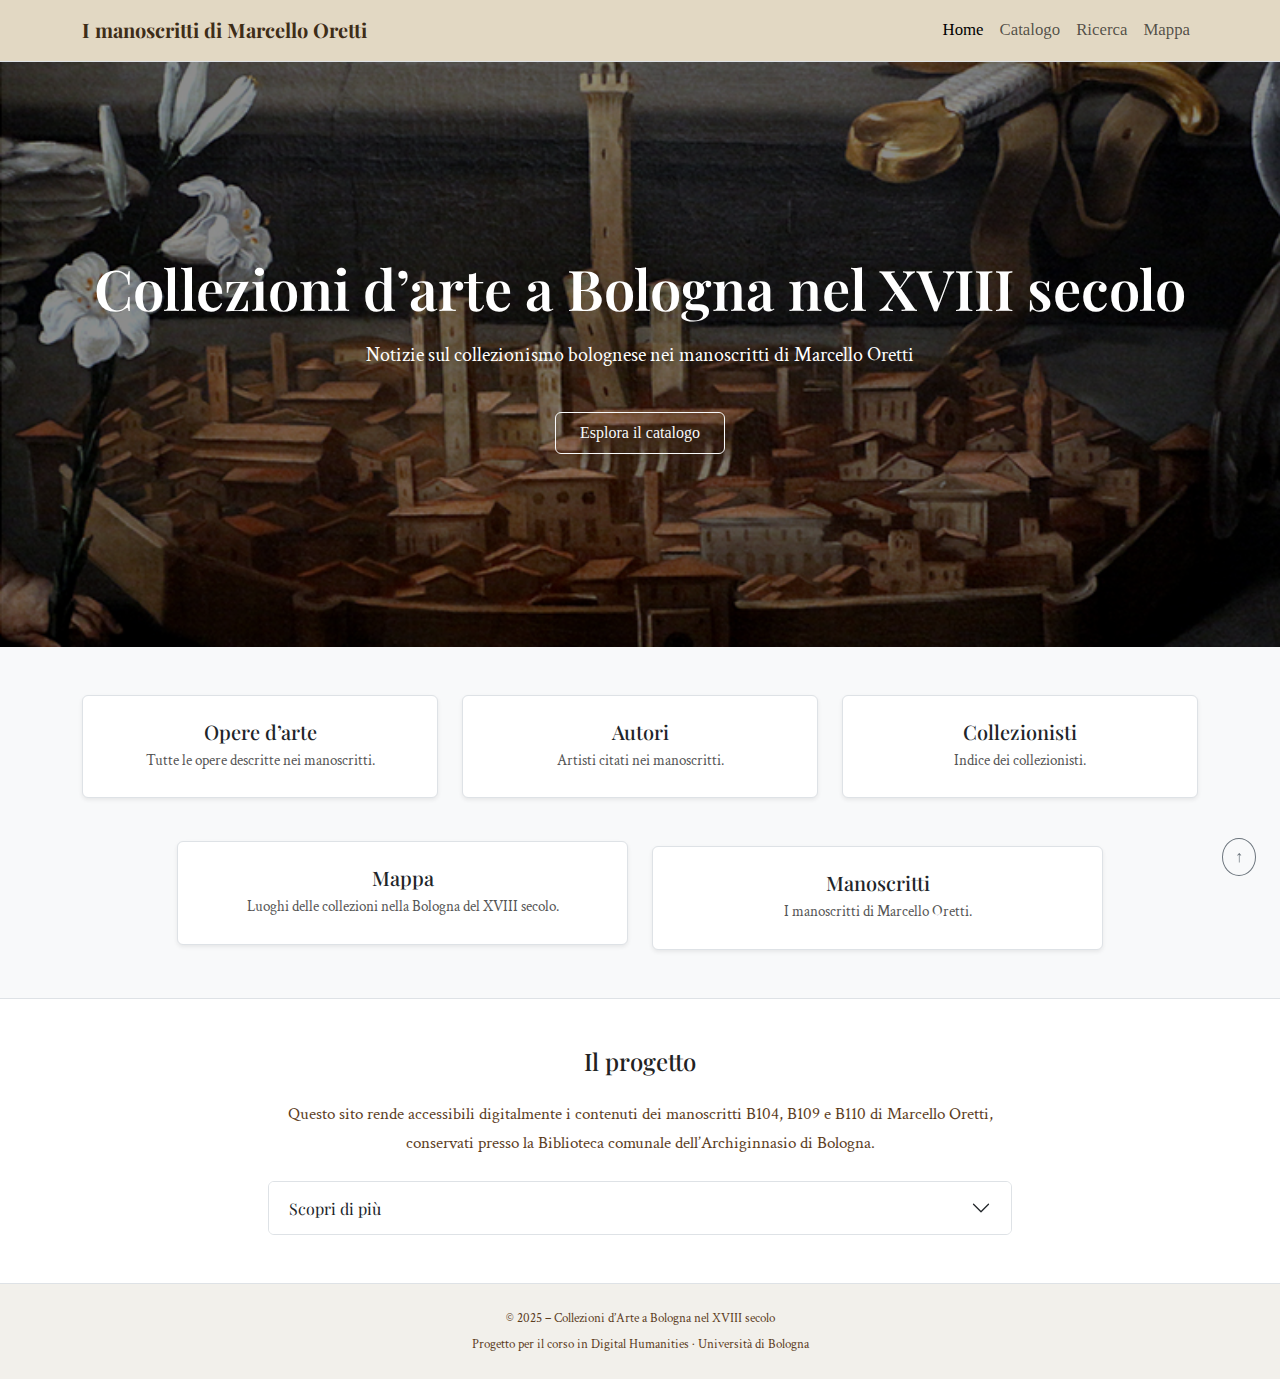
<file: index.html>
<!DOCTYPE html>
<html lang="it" data-theme="classico">
<head>
  <meta charset="UTF-8">
  <title>Marcello Oretti – Collezioni d’Arte a Bologna</title>
  <meta name="viewport" content="width=device-width, initial-scale=1">
  <meta name="description" content="Catalogo digitale dei manoscritti di Marcello Oretti: opere, autori, collezionisti e luoghi dell’arte a Bologna nel XVIII secolo.">

  <!-- Bootstrap CSS -->
  <link href="https://cdn.jsdelivr.net/npm/bootstrap@5.3.0/dist/css/bootstrap.min.css" rel="stylesheet">

  <!-- Google Fonts -->
  <link rel="preconnect" href="https://fonts.googleapis.com">
  <link href="https://fonts.googleapis.com/css2?family=Crimson+Text:ital,wght@0,400;0,700;1,400&family=Playfair+Display:wght@400;600;700&display=swap" rel="stylesheet">

  <!-- CSS Personalizzato -->
  <link rel="stylesheet" href="css/style-index.css">

  <style>
    body {
      background-color: #f8f1e4;
      color: #222;
      font-family: 'Georgia', serif;
    }

    h1, h2, h3, .navbar-brand {
      font-family: 'Playfair Display', serif;
      color: #3e2d18;
    }

    p, .lead {
      font-family: 'Crimson Text', serif;
      color: #5c3d1e;
    }

    .navbar {
      background-color: #e2d8c3;
    }

    .btn-outline-light:hover {
      background-color: #fff;
      color: #3e2d18;
      border-color: #fff;
    }

    .hero-banner-ampio {
     background: url('../images/banner-oretti.jpg') center/cover no-repeat;
      min-height: 65vh;
      position: relative;
      color: white;
    }

    .hero-banner-ampio .hero-overlay {
      position: absolute;
      inset: 0;
      background: rgba(0, 0, 0, 0.45);
      z-index: 0;
    }

    .hero-banner-ampio .container {
      position: relative;
      z-index: 1;
    }

    footer {
      background-color: #f2f0eb;
      color: #333;
    }
  </style>
</head>
<body id="top">

<nav class="navbar navbar-expand-lg navbar-light border-bottom">
  <div class="container">
    <a class="navbar-brand fw-bold" href="index.html">I manoscritti di Marcello Oretti</a>
    <button class="navbar-toggler" type="button" data-bs-toggle="collapse" data-bs-target="#navbarNav">
      <span class="navbar-toggler-icon"></span>
    </button>
    <div class="collapse navbar-collapse justify-content-end" id="navbarNav">
      <ul class="navbar-nav">
        <li class="nav-item"><a class="nav-link active" href="index.html">Home</a></li>
        <li class="nav-item"><a class="nav-link" href="catalog.html">Catalogo</a></li>
        <li class="nav-item"><a class="nav-link" href="browse.html">Ricerca</a></li>
        <li class="nav-item"><a class="nav-link" href="map.html">Mappa</a></li>
      </ul>
    </div>
  </div>
</nav>

<section class="hero-banner-ampio text-white text-center d-flex align-items-center">
  <div class="hero-overlay"></div>
  <div class="container py-5">
    <h1 class="display-4 fw-semibold">Collezioni d’arte a Bologna nel XVIII secolo</h1>
    <p class="lead mt-3">Notizie sul collezionismo bolognese nei manoscritti di Marcello Oretti</p>
    <a href="catalog.html" class="btn btn-outline-light mt-4 px-4 py-2">Esplora il catalogo</a>
  </div>
</section>

<section class="py-5 bg-light">
  <div class="container">
    <div class="row gy-4 text-center">
      <div class="col-sm-6 col-lg-4">
        <div class="p-4 border rounded bg-white h-100 shadow-sm">
          <h2 class="h5 mb-1"><a class="stretched-link text-dark text-decoration-none" href="opere.html">Opere d’arte</a></h2>
          <p class="small mb-0">Tutte le opere descritte nei manoscritti.</p>
        </div>
      </div>
      <div class="col-sm-6 col-lg-4">
        <div class="p-4 border rounded bg-white h-100 shadow-sm">
          <h2 class="h5 mb-1"><a class="stretched-link text-dark text-decoration-none" href="autori.html">Autori</a></h2>
          <p class="small mb-0">Artisti citati nei manoscritti.</p>
        </div>
      </div>
      <div class="col-sm-6 col-lg-4">
        <div class="p-4 border rounded bg-white h-100 shadow-sm">
          <h2 class="h5 mb-1"><a class="stretched-link text-dark text-decoration-none" href="collezionisti.html">Collezionisti</a></h2>
          <p class="small mb-0">Indice dei collezionisti.</p>
        </div>
      </div>
    </div>

    <div class="row gy-4 text-center justify-content-center mt-4">
      <div class="col-md-6 col-lg-5">
        <div class="p-4 border rounded bg-white h-100 shadow-sm">
          <h2 class="h5 mb-1"><a class="stretched-link text-dark text-decoration-none" href="map.html">Mappa</a></h2>
          <p class="small mb-0">Luoghi delle collezioni nella Bologna del XVIII secolo.</p>
        </div>
      </div>
      <div class="col-md-6 col-lg-5">
        <div class="p-4 border rounded bg-white h-100 shadow-sm">
          <h2 class="h5 mb-1"><a class="stretched-link text-dark text-decoration-none" href="manoscritti.html">Manoscritti</a></h2>
          <p class="small mb-0">I manoscritti di Marcello Oretti.</p>
        </div>
      </div>
    </div>
  </div>
</section>

<section class="py-5 border-top bg-white">
  <div class="container text-center">
    <h2 class="h4 mb-4">Il progetto</h2>
    <p class="mb-4 col-lg-8 mx-auto">Questo sito rende accessibili digitalmente i contenuti dei manoscritti B104, B109 e B110 di Marcello Oretti, conservati presso la Biblioteca comunale dell’Archiginnasio di Bologna.</p>

    <div class="accordion col-lg-8 mx-auto" id="accordionProgetto">
      <div class="accordion-item">
        <h3 class="accordion-header" id="headingOne">
          <button class="accordion-button collapsed" type="button"
                  data-bs-toggle="collapse" data-bs-target="#collapseOne"
                  aria-expanded="false" aria-controls="collapseOne">
            Scopri di più
          </button>
        </h3>
        <div id="collapseOne" class="accordion-collapse collapse" data-bs-parent="#accordionProgetto">
          <div class="accordion-body text-start">
            <p>Marcello Oretti fu un erudito e accademico bolognese del XVIII secolo. I suoi manoscritti rappresentano una fonte fondamentale per documentare il panorama artistico privato di Bologna.</p>
            <p>Il sito consente di navigare tra opere, collezionisti e luoghi documentati, con mappe e strumenti digitali per una lettura contestuale del patrimonio culturale settecentesco.</p>
          </div>
        </div>
      </div>
    </div>
  </div>
</section>

<footer class="py-4 text-center border-top">
  <div class="container">
    <p class="mb-1 small">© 2025 – Collezioni d’Arte a Bologna nel XVIII secolo</p>
    <p class="mb-0 small">Progetto per il corso in Digital Humanities · Università di Bologna</p>
  </div>
</footer>

<a href="#top" class="btn btn-outline-secondary rounded-circle position-fixed bottom-0 end-0 m-4"
   style="z-index:999;" title="Torna su" aria-label="Torna all’inizio">↑</a>

<script src="https://cdn.jsdelivr.net/npm/bootstrap@5.3.0/dist/js/bootstrap.bundle.min.js" defer></script>
</body>
</html>
</file>
<file: css/style-index.css>
/* Tipografia base */
body {
  font-family: 'Georgia', serif;
  font-size: 1.05rem;
  line-height: 1.7;
  background-color: #f8f8f8;
  color: #2b2b2b;
}

h1, h2, h3, h4, h5 {
  font-family: 'Times New Roman', serif;
  color: #d6d2ce;
  font-weight: normal;
}

a {
  color: #5c3d1e;
  text-decoration: none;
}
a:hover {
  text-decoration: underline;
}

/* Hero banner */
.hero-banner {
  background-color: #f2f0eb;
  padding: 6rem 1rem;
}
.hero-banner h1 {
  font-size: 2.5rem;
}
.hero-banner p {
  font-size: 1.25rem;
  color: white;
}
.hero-banner-ampio h1,
.hero-banner-ampio p {
  color: white !important;
  z-index: 2;
  position: relative;
}

.hero-overlay {
  position: absolute;
  inset: 0;
  background: rgba(0, 0, 0, 0.45);
  z-index: 0;
}

/* Box categoria con immagine di sfondo */
.category-box{
  height: 180px;
  background-size: cover;
  background-position: center;
  border-radius: 6px;
  position: relative;
  overflow: hidden;
  display: flex;
  align-items: center;
  justify-content: center;
  text-align: center;
  color: #fff;
}
.category-box::before{
  content:"";
  position:absolute;
  inset:0;
  background: rgba(0,0,0,.45);
}
.category-box > div{
  position: relative;
  z-index: 1;
}

/* Sfondi per categoria */
.cat-opere        { background-image: url('../images/bg-opere.jpg'); }
.cat-autori       { background-image: url('../images/bg-autori.jpg'); }
.cat-collezionisti{ background-image: url('../images/bg-collezionisti.jpg'); }
.cat-mappa        { background-image: url('../images/bg-mappa.jpg'); }
.cat-manoscritti  { background-image: url('../images/bg-manoscritti.jpeg'); }

/* Hover leggero sui box */
.category-box:hover{
  transform: translateY(-3px);
  transition: .25s ease;
}

/* Navigazione visiva - blocchi (card con bordo) */
section .container .row > div {
  transition: all 0.3s ease;
}
section .container .row > div:hover {
  transform: translateY(-5px);
}
section .container .row > div .border {
  border: 1px solid #ddd;
  background-color: #ffffff;
  padding: 2rem;
  height: 100%;
  border-radius: 6px;
  box-shadow: 0 2px 6px rgba(0,0,0,0.05);
}
section .container .row > div .border h5 {
  font-size: 1.15rem;
  margin-bottom: 0.5rem;
  color: #3e2d18;
}
section .container .row > div .border p {
  font-size: 0.95rem;
  color: #555;
}

/* Sezione progetto */
section.border-top {
  border-top: 1px solid #ccc;
  background-color: #ffffff;
}

/* Footer */
footer {
  font-size: 0.9rem;
  background-color: #f2f2f2;
  color: #333;
  padding: 2rem 0;
  text-align: center;
}

/* Responsive */
@media (max-width: 767px) {
  .hero-banner { padding: 4rem 1rem; }
  .hero-banner h1 { font-size: 2rem; }
  .hero-banner p { font-size: 1.1rem; }
  .category-box { height: 160px; }
}

/* Scroll fluido */
html { scroll-behavior: smooth; }
</file>
